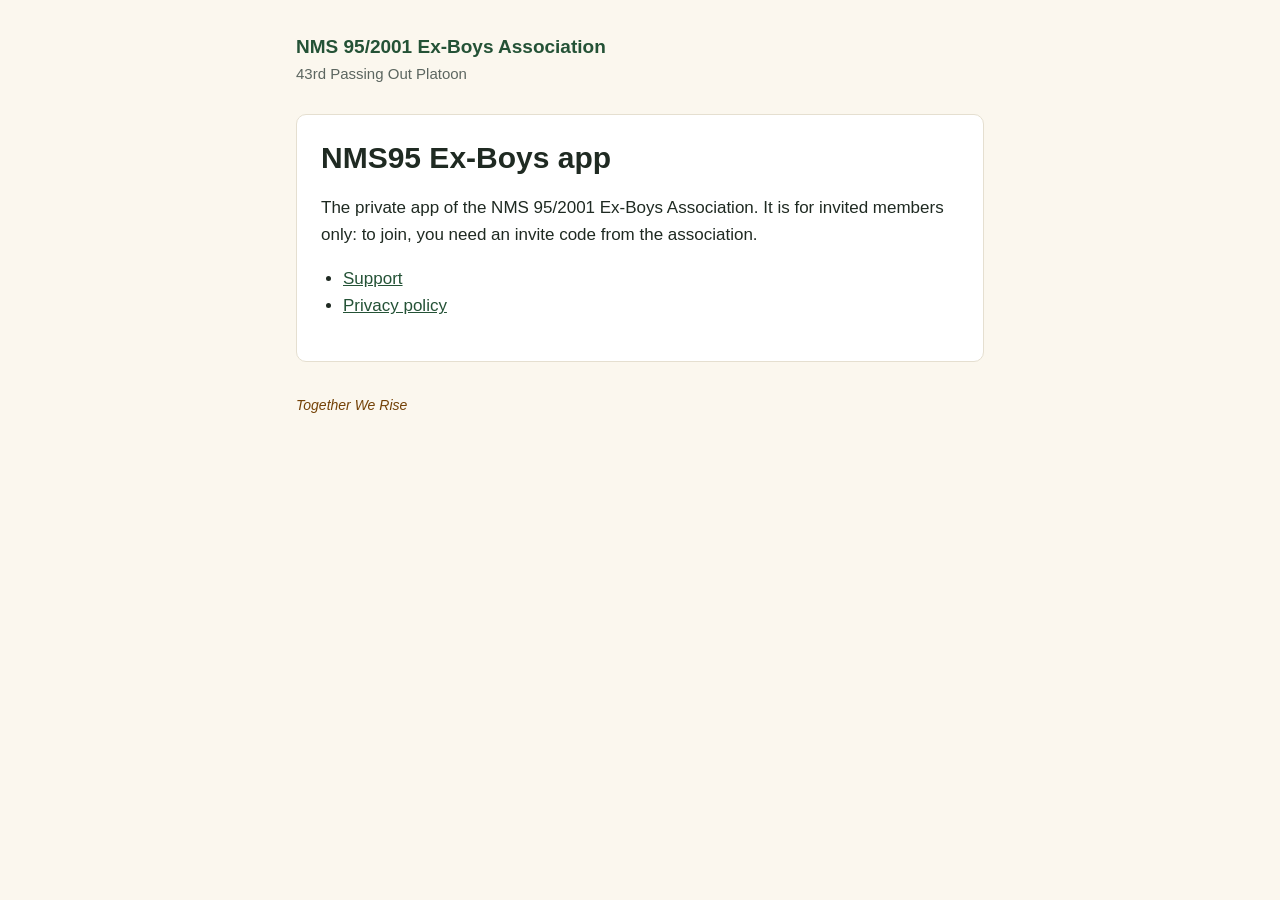
<file: index.html>
<!doctype html>
<html lang="en">
<head>
<meta charset="utf-8">
<meta name="viewport" content="width=device-width, initial-scale=1">
<title>NMS 95/2001 Ex-Boys Association</title>
<link rel="stylesheet" href="/style.css">
</head>
<body>
<main>
<header><a href="/">NMS 95/2001 Ex-Boys Association</a><p>43rd Passing Out Platoon</p></header>
<div class="card">
<h1>NMS95 Ex-Boys app</h1>
<p>The private app of the NMS 95/2001 Ex-Boys Association. It is for invited members only: to join, you need an invite code from the association.</p>
<ul>
<li><a href="/support/">Support</a></li>
<li><a href="/privacy/">Privacy policy</a></li>
</ul>
</div>
<footer><em>Together We Rise</em></footer>
</main>
</body>
</html>
</file>
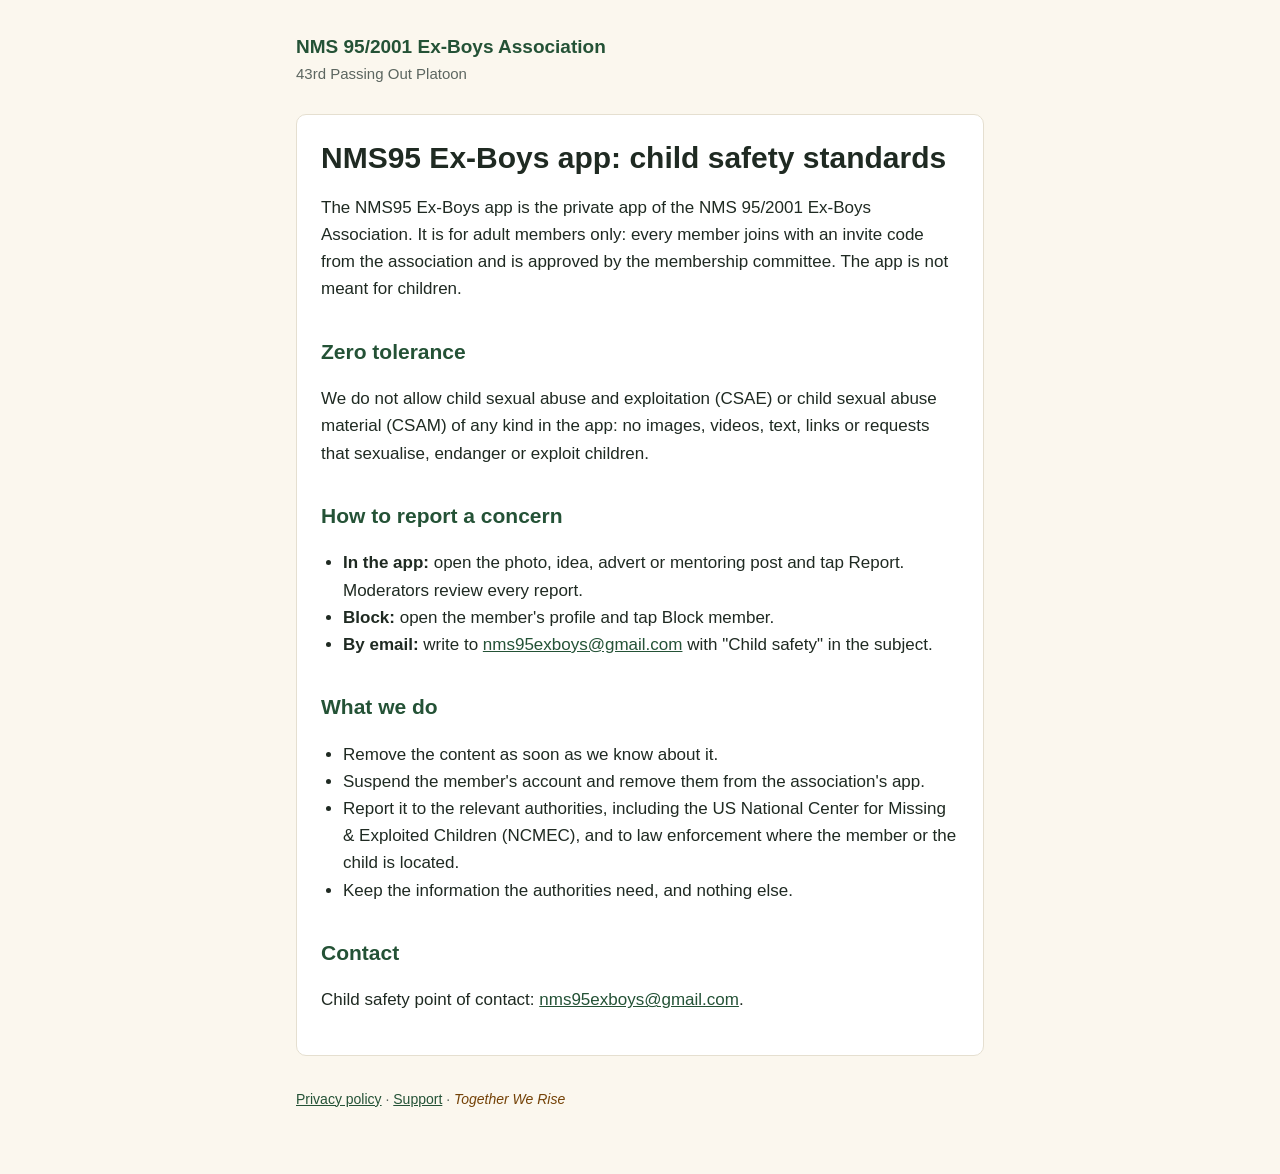
<file: child-safety/index.html>
<!doctype html>
<html lang="en">
<head>
<meta charset="utf-8">
<meta name="viewport" content="width=device-width, initial-scale=1">
<title>Child safety standards · NMS95 Ex-Boys app</title>
<link rel="stylesheet" href="/style.css">
</head>
<body>
<main>
<header><a href="/">NMS 95/2001 Ex-Boys Association</a><p>43rd Passing Out Platoon</p></header>
<div class="card">
<h1>NMS95 Ex-Boys app: child safety standards</h1>
<p>The NMS95 Ex-Boys app is the private app of the NMS 95/2001 Ex-Boys Association. It is for adult members only: every member joins with an invite code from the association and is approved by the membership committee. The app is not meant for children.</p>

<h2>Zero tolerance</h2>
<p>We do not allow child sexual abuse and exploitation (CSAE) or child sexual abuse material (CSAM) of any kind in the app: no images, videos, text, links or requests that sexualise, endanger or exploit children.</p>

<h2>How to report a concern</h2>
<ul>
<li><strong>In the app:</strong> open the photo, idea, advert or mentoring post and tap Report. Moderators review every report.</li>
<li><strong>Block:</strong> open the member's profile and tap Block member.</li>
<li><strong>By email:</strong> write to <a href="mailto:nms95exboys@gmail.com">nms95exboys@gmail.com</a> with "Child safety" in the subject.</li>
</ul>

<h2>What we do</h2>
<ul>
<li>Remove the content as soon as we know about it.</li>
<li>Suspend the member's account and remove them from the association's app.</li>
<li>Report it to the relevant authorities, including the US National Center for Missing &amp; Exploited Children (NCMEC), and to law enforcement where the member or the child is located.</li>
<li>Keep the information the authorities need, and nothing else.</li>
</ul>

<h2>Contact</h2>
<p>Child safety point of contact: <a href="mailto:nms95exboys@gmail.com">nms95exboys@gmail.com</a>.</p>
</div>
<footer><a href="/privacy/">Privacy policy</a> · <a href="/support/">Support</a> · <em>Together We Rise</em></footer>
</main>
</body>
</html>
</file>
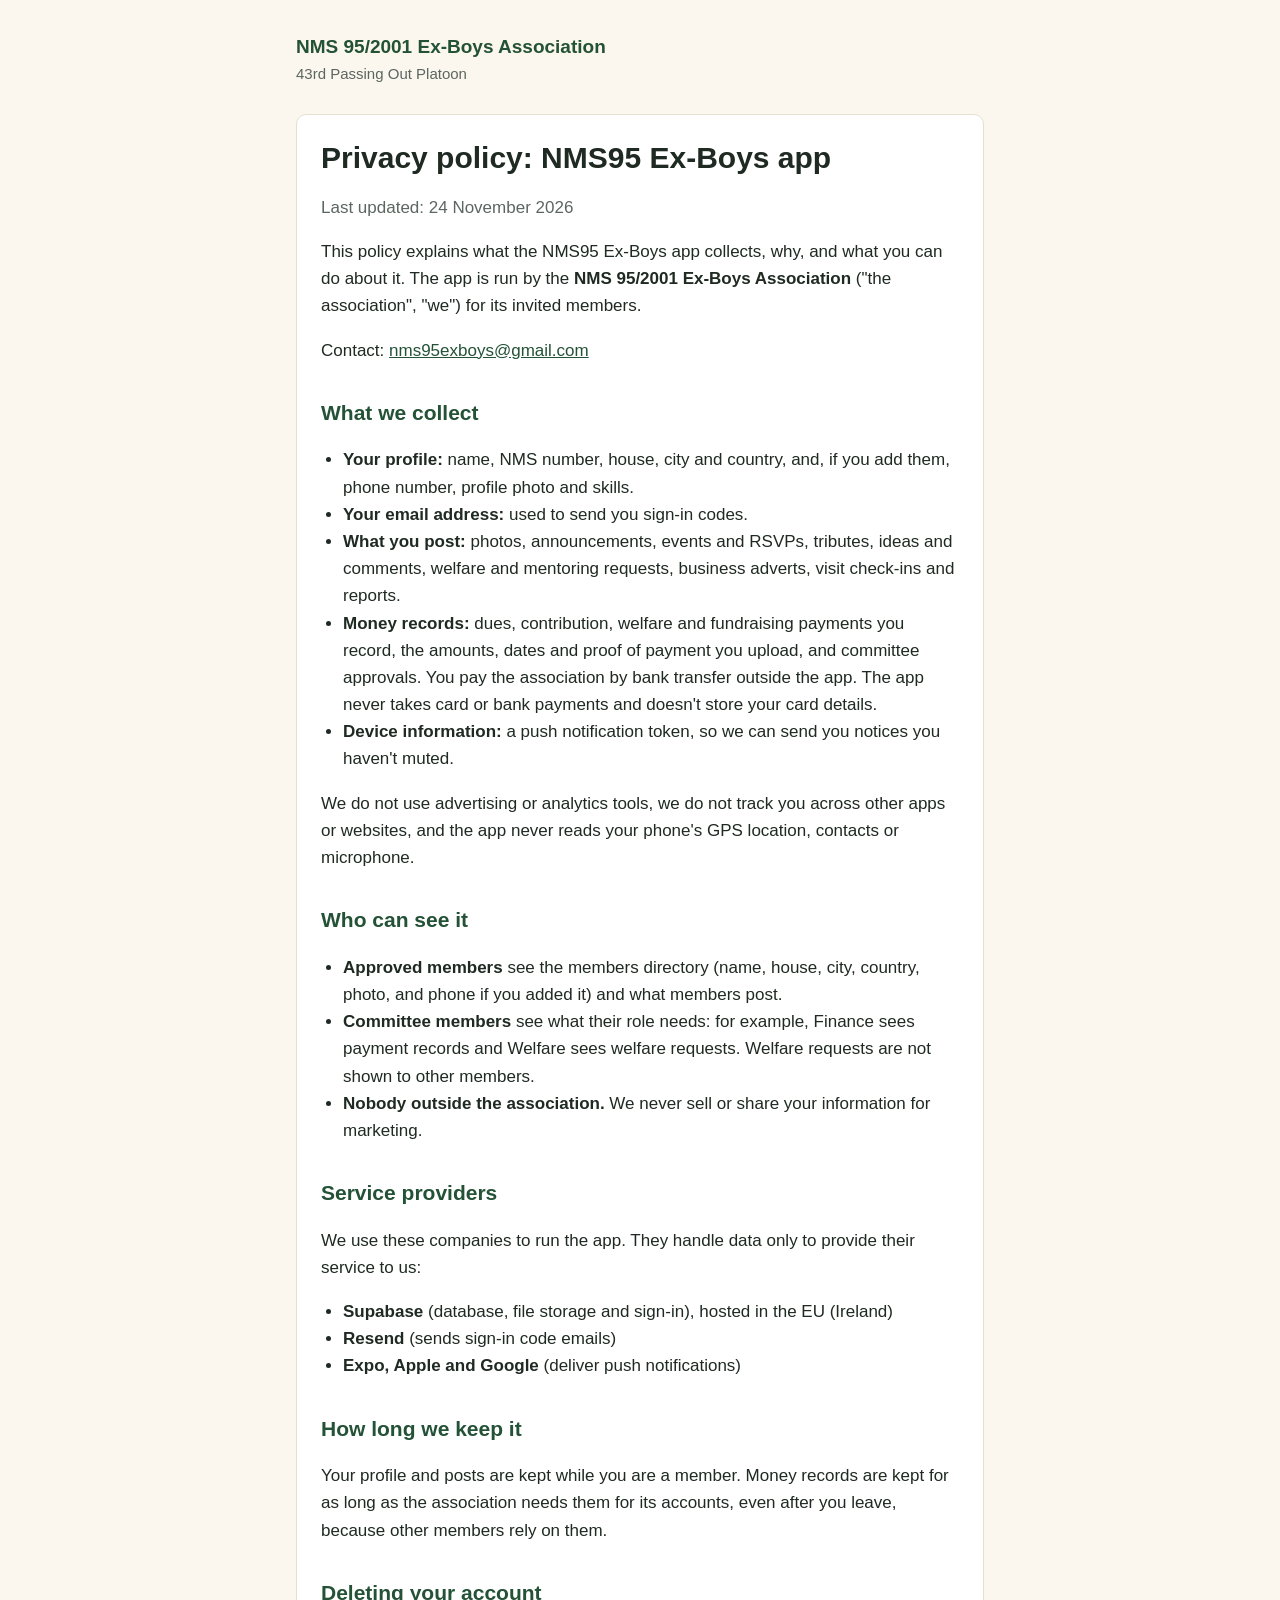
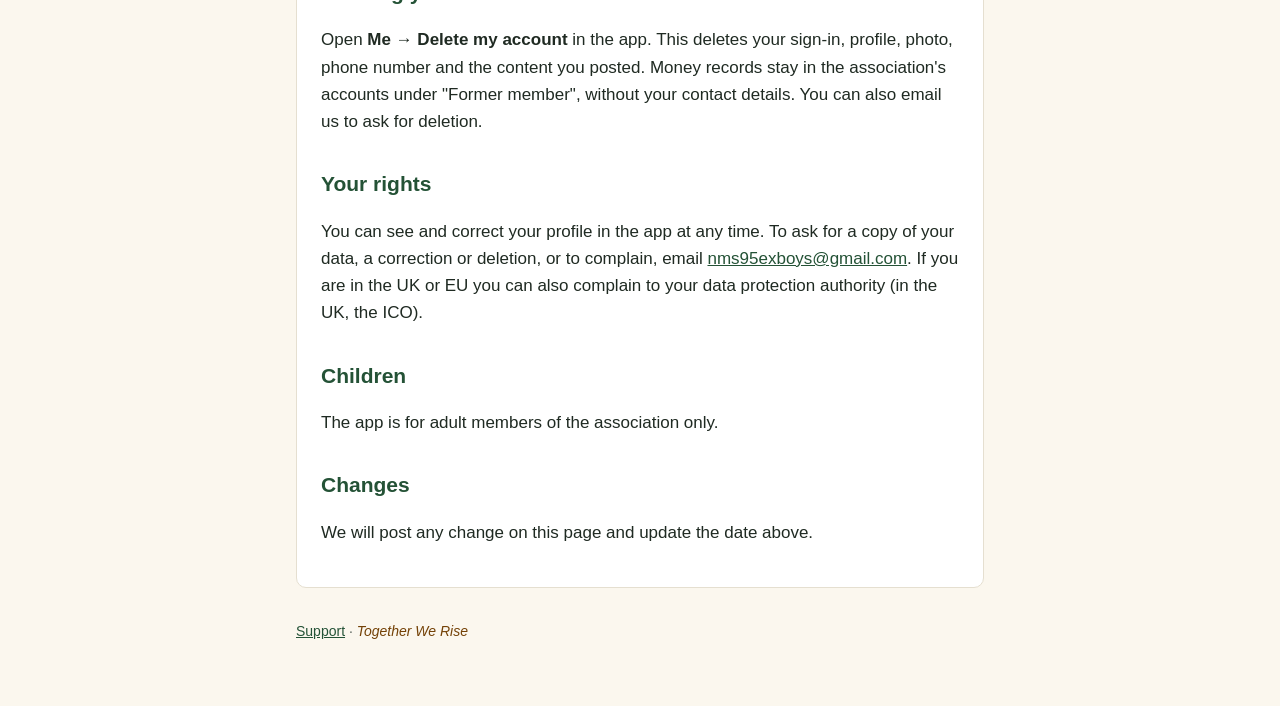
<file: privacy/index.html>
<!doctype html>
<html lang="en">
<head>
<meta charset="utf-8">
<meta name="viewport" content="width=device-width, initial-scale=1">
<title>Privacy policy · NMS95 Ex-Boys app</title>
<link rel="stylesheet" href="/style.css">
</head>
<body>
<main>
<header><a href="/">NMS 95/2001 Ex-Boys Association</a><p>43rd Passing Out Platoon</p></header>
<div class="card">
<h1>Privacy policy: NMS95 Ex-Boys app</h1>
<p class="muted">Last updated: 24 November 2026</p>
<p>This policy explains what the NMS95 Ex-Boys app collects, why, and what you can do about it. The app is run by the <strong>NMS 95/2001 Ex-Boys Association</strong> ("the association", "we") for its invited members.</p>
<p>Contact: <a href="mailto:nms95exboys@gmail.com">nms95exboys@gmail.com</a></p>

<h2>What we collect</h2>
<ul>
<li><strong>Your profile:</strong> name, NMS number, house, city and country, and, if you add them, phone number, profile photo and skills.</li>
<li><strong>Your email address:</strong> used to send you sign-in codes.</li>
<li><strong>What you post:</strong> photos, announcements, events and RSVPs, tributes, ideas and comments, welfare and mentoring requests, business adverts, visit check-ins and reports.</li>
<li><strong>Money records:</strong> dues, contribution, welfare and fundraising payments you record, the amounts, dates and proof of payment you upload, and committee approvals. You pay the association by bank transfer outside the app. The app never takes card or bank payments and doesn't store your card details.</li>
<li><strong>Device information:</strong> a push notification token, so we can send you notices you haven't muted.</li>
</ul>
<p>We do not use advertising or analytics tools, we do not track you across other apps or websites, and the app never reads your phone's GPS location, contacts or microphone.</p>

<h2>Who can see it</h2>
<ul>
<li><strong>Approved members</strong> see the members directory (name, house, city, country, photo, and phone if you added it) and what members post.</li>
<li><strong>Committee members</strong> see what their role needs: for example, Finance sees payment records and Welfare sees welfare requests. Welfare requests are not shown to other members.</li>
<li><strong>Nobody outside the association.</strong> We never sell or share your information for marketing.</li>
</ul>

<h2>Service providers</h2>
<p>We use these companies to run the app. They handle data only to provide their service to us:</p>
<ul>
<li><strong>Supabase</strong> (database, file storage and sign-in), hosted in the EU (Ireland)</li>
<li><strong>Resend</strong> (sends sign-in code emails)</li>
<li><strong>Expo, Apple and Google</strong> (deliver push notifications)</li>
</ul>

<h2>How long we keep it</h2>
<p>Your profile and posts are kept while you are a member. Money records are kept for as long as the association needs them for its accounts, even after you leave, because other members rely on them.</p>

<h2>Deleting your account</h2>
<p>Open <strong>Me → Delete my account</strong> in the app. This deletes your sign-in, profile, photo, phone number and the content you posted. Money records stay in the association's accounts under "Former member", without your contact details. You can also email us to ask for deletion.</p>

<h2>Your rights</h2>
<p>You can see and correct your profile in the app at any time. To ask for a copy of your data, a correction or deletion, or to complain, email <a href="mailto:nms95exboys@gmail.com">nms95exboys@gmail.com</a>. If you are in the UK or EU you can also complain to your data protection authority (in the UK, the ICO).</p>

<h2>Children</h2>
<p>The app is for adult members of the association only.</p>

<h2>Changes</h2>
<p>We will post any change on this page and update the date above.</p>
</div>
<footer><a href="/support/">Support</a> · <em>Together We Rise</em></footer>
</main>
</body>
</html>
</file>
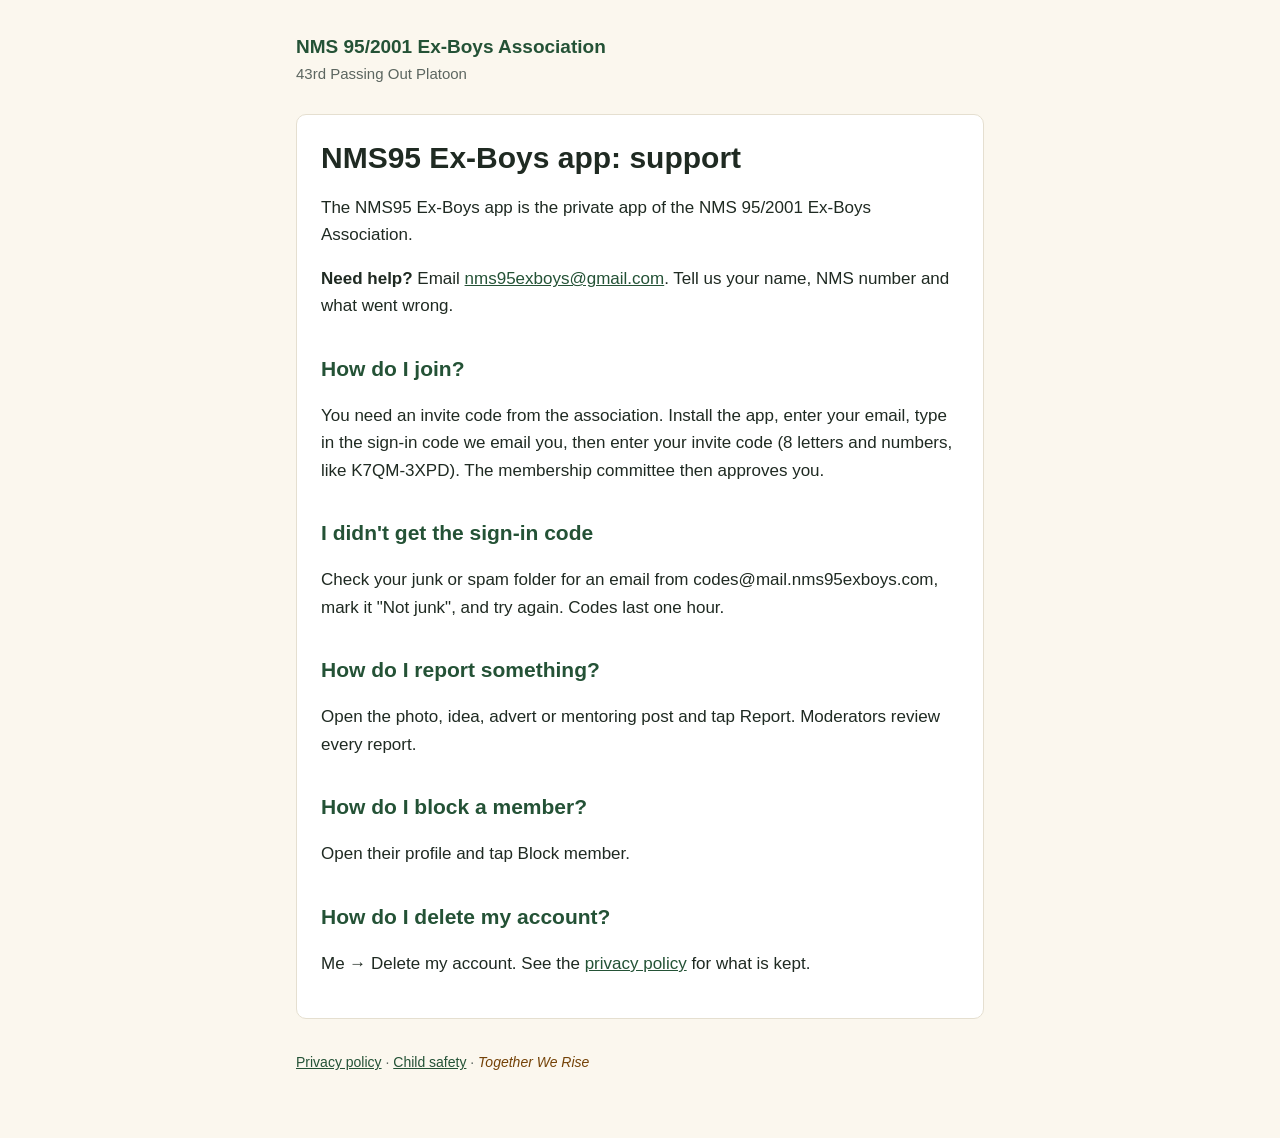
<file: support/index.html>
<!doctype html>
<html lang="en">
<head>
<meta charset="utf-8">
<meta name="viewport" content="width=device-width, initial-scale=1">
<title>Support · NMS95 Ex-Boys app</title>
<link rel="stylesheet" href="/style.css">
</head>
<body>
<main>
<header><a href="/">NMS 95/2001 Ex-Boys Association</a><p>43rd Passing Out Platoon</p></header>
<div class="card">
<h1>NMS95 Ex-Boys app: support</h1>
<p>The NMS95 Ex-Boys app is the private app of the NMS 95/2001 Ex-Boys Association.</p>
<p><strong>Need help?</strong> Email <a href="mailto:nms95exboys@gmail.com">nms95exboys@gmail.com</a>. Tell us your name, NMS number and what went wrong.</p>

<h2>How do I join?</h2>
<p>You need an invite code from the association. Install the app, enter your email, type in the sign-in code we email you, then enter your invite code (8 letters and numbers, like K7QM-3XPD). The membership committee then approves you.</p>

<h2>I didn't get the sign-in code</h2>
<p>Check your junk or spam folder for an email from codes@mail.nms95exboys.com, mark it "Not junk", and try again. Codes last one hour.</p>

<h2>How do I report something?</h2>
<p>Open the photo, idea, advert or mentoring post and tap Report. Moderators review every report.</p>

<h2>How do I block a member?</h2>
<p>Open their profile and tap Block member.</p>

<h2>How do I delete my account?</h2>
<p>Me → Delete my account. See the <a href="/privacy/">privacy policy</a> for what is kept.</p>
</div>
<footer><a href="/privacy/">Privacy policy</a> · <a href="/child-safety/">Child safety</a> · <em>Together We Rise</em></footer>
</main>
</body>
</html>
</file>
<file: style.css>
:root{--bg:#FBF7EE;--card:#fff;--ink:#1F2A22;--muted:#5C6660;--green:#245236;--line:#E5DFD0;--gold:#744207}
@media (prefers-color-scheme:dark){:root{--bg:#121613;--card:#1B211D;--ink:#EDEFEA;--muted:#A3ABA5;--green:#7FBF95;--line:#2C342F;--gold:#E0B46A}}
*{box-sizing:border-box}
body{margin:0;background:var(--bg);color:var(--ink);font:17px/1.6 -apple-system,BlinkMacSystemFont,"Segoe UI",Helvetica,Arial,sans-serif}
main{max-width:720px;margin:0 auto;padding:32px 16px 64px}
header a{color:var(--green);font-weight:700;text-decoration:none;font-size:19px}
header p{margin:0 0 28px;color:var(--muted);font-size:15px}
h1{font-size:30px;line-height:1.25;margin:0 0 8px}
h2{font-size:21px;margin:32px 0 8px;color:var(--green)}
a{color:var(--green)}
.card{background:var(--card);border:1px solid var(--line);border-radius:10px;padding:24px}
.muted{color:var(--muted)}
footer{margin-top:32px;color:var(--muted);font-size:14px}
footer em{color:var(--gold)}
ul{padding-left:22px}
</file>
